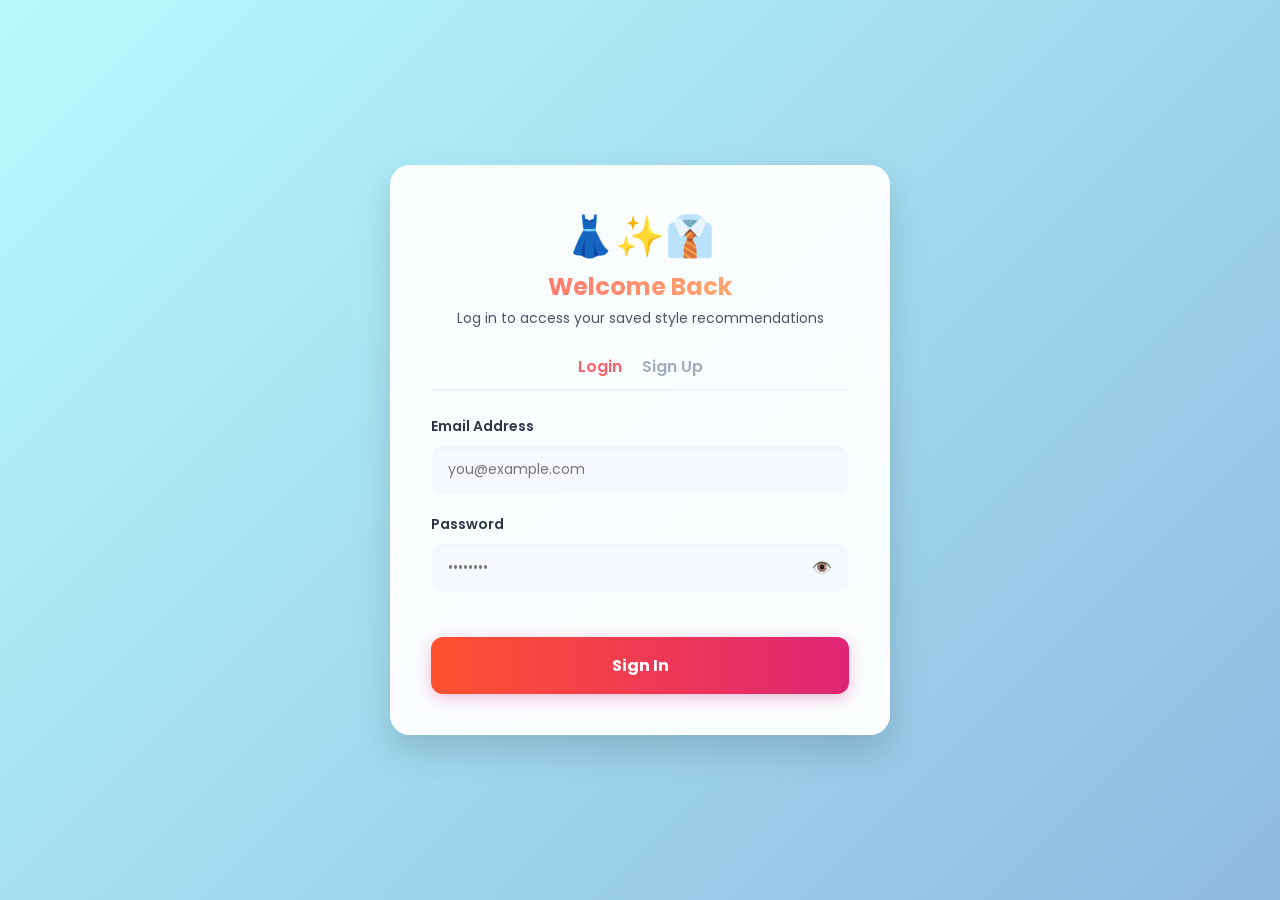
<file: index.html>
<!DOCTYPE html>
<html lang="en">

<head>
    <meta charset="UTF-8">
    <meta name="viewport" content="width=device-width, initial-scale=1.0">
    <title>AI Style Analyzer</title>
    <!-- Modern Poppins font as requested -->
    <link href="https://fonts.googleapis.com/css2?family=Poppins:wght@300;400;500;600;700&display=swap"
        rel="stylesheet">
    <link rel="stylesheet" href="style.css">
    <script>
        // Check authentication status before loading page content
        if (!localStorage.getItem('currentUser')) {
            window.location.href = 'login.html';
        }
    </script>
</head>

<body>

    <div class="container">
        <!-- Reverted smooth header -->
        <header>
            <div class="logo-icon">👗✨👔</div>
            <h1>Outfit Color Recommendation System</h1>
            <p>Discover your perfect color palette</p>
        </header>

        <form action="/analyze" method="POST" enctype="multipart/form-data" id="outfit-form">

            <div class="form-group image-upload-section">
                <label style="justify-content: center; margin-bottom: 12px;">Outfit Input</label>

                <div class="upload-options">
                    <div class="upload-btn-wrapper">
                        <button type="button" class="btn-secondary">📁 Upload File</button>
                        <input type="file" id="outfit_image" name="outfit_image" accept="image/*"
                            onchange="previewSelectedImage(event)">
                    </div>

                    <span class="or-divider">OR</span>

                    <button type="button" class="btn-secondary" id="start-camera-btn">📸 Take Picture</button>
                </div>

                <div id="camera-container" class="hidden">
                    <video id="camera-stream" autoplay playsinline></video>
                    <button type="button" id="snap-btn" class="btn-action">Capture Snapshot</button>
                </div>

                <div id="image-preview-container" class="hidden">
                    <img id="image-preview" src="#" alt="Preview">
                    <button type="button" id="remove-image-btn" class="btn-text">Remove Image</button>
                </div>
            </div>

            <div class="form-row">
                <div class="form-group half-width">
                    <label for="occasion">Occasion</label>
                    <select id="occasion" name="occasion" required>
                        <option value="" disabled selected>Select vibe...</option>
                        <option value="office">💼 Office</option>
                        <option value="casual">👖 Casual</option>
                        <option value="festive">🎉 Festive</option>
                        <option value="party">🥂 Party</option>
                        <option value="wedding">💍 Wedding</option>
                    </select>
                </div>

                <div class="form-group half-width">
                    <label for="skin_tone">Skin Tone</label>
                    <select id="skin_tone" name="skin_tone" required onchange="toggleSkinUpload(this.value)">
                        <option value="" disabled selected>Select an option...</option>
                        <option value="auto">🤖 Auto-detect with AI</option>
                        <option value="fair">Fair</option>
                        <option value="medium">Medium</option>
                        <option value="dusky">Dusky</option>
                    </select>
                </div>
            </div>

            <!-- Skin Tone AI Photo Section -->
            <div id="skin-upload-container" class="form-group image-upload-section hidden">
                <label style="justify-content: center; margin-bottom: 12px;">Your Photo (For Skin Tone AI)</label>

                <div class="upload-options">
                    <div class="upload-btn-wrapper">
                        <button type="button" class="btn-secondary">📁 Upload Photo</button>
                        <input type="file" id="skin_image" name="skin_image" accept="image/*"
                            onchange="previewSkinImage(event)">
                    </div>
                    <span class="or-divider">OR</span>
                    <button type="button" class="btn-secondary" id="start-skin-camera-btn">📸 Take Picture</button>
                </div>

                <div id="skin-camera-container" class="hidden">
                    <video id="skin-camera-stream" autoplay playsinline></video>
                    <button type="button" id="skin-snap-btn" class="btn-action">Capture Snapshot</button>
                </div>

                <div id="skin-preview-container" class="hidden">
                    <img id="skin-preview" src="#" alt="Skin Preview">
                    <button type="button" id="remove-skin-btn" class="btn-text">Remove Photo</button>
                </div>
            </div>

            <div class="form-group">
                <label for="preferred_colors">
                    Preferred Colors
                    <span class="badge-optional">Optional</span>
                </label>
                <input type="text" id="preferred_colors" name="preferred_colors"
                    placeholder="e.g., Ruby Red, Pastel Blue...">
            </div>

            <button type="submit" class="submit-btn" id="analyze-btn">Analyze Outfit</button>
        </form>

        <!-- New: Placeholder Section for Results -->
        <div id="results-placeholder" class="hidden"
            style="margin-top: 30px; padding: 20px; text-align: center; border-top: 1px solid #e2e8f0; animation: fadeIn 0.5s ease;">
            <h3 style="color: #2d3748; margin-bottom: 10px;">Your Recommendations</h3>
            <p style="color: #718096; font-size: 14px; margin-bottom: 20px;">The AI has processed your outfit and
                complexion. Here are your ideal matches:</p>
            <div style="display: flex; justify-content: center; gap: 10px; margin-bottom: 15px;">
                <div
                    style="width: 40px; height: 40px; border-radius: 50%; background: #FF512F; box-shadow: 0 2px 5px rgba(0,0,0,0.2);">
                </div>
                <div
                    style="width: 40px; height: 40px; border-radius: 50%; background: #F27121; box-shadow: 0 2px 5px rgba(0,0,0,0.2);">
                </div>
                <div
                    style="width: 40px; height: 40px; border-radius: 50%; background: #83a4d4; box-shadow: 0 2px 5px rgba(0,0,0,0.2);">
                </div>
            </div>
            <button class="btn-secondary"
                onclick="document.getElementById('results-placeholder').classList.add('hidden')">Reset</button>
        </div>

        <!-- Logout Button -->
        <div style="text-align: center; margin-top: 25px;">
            <button id="logout-btn"
                style="background: none; border: none; cursor: pointer; font-size: 13px; color: #718096; font-weight: 500; font-family: 'Poppins', sans-serif;">🔒
                <span style="color: #FF5F6D;">Sign Out</span></button>
        </div>
    </div>

    <!-- Interface Scripts -->
    <script>
        function toggleSkinUpload(value) {
            const container = document.getElementById('skin-upload-container');
            const skinInput = document.getElementById('skin_image');
            if (value === 'auto') {
                container.classList.remove('hidden');
                skinInput.setAttribute('required', 'true');
            } else {
                container.classList.add('hidden');
                skinInput.removeAttribute('required');
            }
        }

        // --- DOM Elements ---
        const cameraBtn = document.getElementById('start-camera-btn');
        const cameraContainer = document.getElementById('camera-container');
        const video = document.getElementById('camera-stream');
        const snapBtn = document.getElementById('snap-btn');
        const fileInput = document.getElementById('outfit_image');

        const previewContainer = document.getElementById('image-preview-container');
        const imagePreview = document.getElementById('image-preview');
        const removeImageBtn = document.getElementById('remove-image-btn');

        const skinCameraBtn = document.getElementById('start-skin-camera-btn');
        const skinCameraContainer = document.getElementById('skin-camera-container');
        const skinVideo = document.getElementById('skin-camera-stream');
        const skinSnapBtn = document.getElementById('skin-snap-btn');
        const skinFileInput = document.getElementById('skin_image');

        const skinPreviewContainer = document.getElementById('skin-preview-container');
        const skinPreview = document.getElementById('skin-preview');
        const removeSkinBtn = document.getElementById('remove-skin-btn');

        const form = document.getElementById('outfit-form');
        const analyzeBtn = document.getElementById('analyze-btn');
        const resultsPlaceholder = document.getElementById('results-placeholder');

        let stream = null;
        let skinStream = null;

        // --- OUTFIT CAMERA LOGIC ---
        function previewSelectedImage(event) {
            const file = event.target.files[0];
            if (file) {
                const reader = new FileReader();
                reader.onload = function (e) {
                    showPreview(e.target.result);
                    stopCamera();
                }
                reader.readAsDataURL(file);
            }
        }

        cameraBtn.addEventListener('click', async () => {
            try {
                stream = await navigator.mediaDevices.getUserMedia({ video: { facingMode: 'environment' } });
                video.srcObject = stream;
                cameraContainer.classList.remove('hidden');
                previewContainer.classList.add('hidden');
            } catch (err) {
                alert("Camera access denied. Be sure to accept browser permissions.");
            }
        });

        snapBtn.addEventListener('click', () => {
            const canvas = document.createElement('canvas');
            canvas.width = video.videoWidth;
            canvas.height = video.videoHeight;
            canvas.getContext('2d').drawImage(video, 0, 0, canvas.width, canvas.height);
            showPreview(canvas.toDataURL('image/jpeg'));

            canvas.toBlob((blob) => {
                const file = new File([blob], "outfit_capture.jpg", { type: "image/jpeg" });
                const dt = new DataTransfer(); dt.items.add(file);
                fileInput.files = dt.files;
            }, 'image/jpeg');
            stopCamera();
        });

        function showPreview(src) {
            imagePreview.src = src;
            previewContainer.classList.remove('hidden');
            cameraContainer.classList.add('hidden');
        }

        function stopCamera() {
            if (stream) { stream.getTracks().forEach(t => t.stop()); stream = null; }
            cameraContainer.classList.add('hidden');
        }

        removeImageBtn.addEventListener('click', () => {
            fileInput.value = '';
            previewContainer.classList.add('hidden');
        });

        // --- SKIN TONE CAMERA LOGIC ---
        function previewSkinImage(event) {
            const file = event.target.files[0];
            if (file) {
                const reader = new FileReader();
                reader.onload = function (e) {
                    showSkinPreview(e.target.result);
                    stopSkinCamera();
                }
                reader.readAsDataURL(file);
            }
        }

        skinCameraBtn.addEventListener('click', async () => {
            try {
                skinStream = await navigator.mediaDevices.getUserMedia({ video: { facingMode: 'user' } });
                skinVideo.srcObject = skinStream;
                skinCameraContainer.classList.remove('hidden');
                skinPreviewContainer.classList.add('hidden');
            } catch (err) {
                alert("Camera access denied. Be sure to accept browser permissions.");
            }
        });

        skinSnapBtn.addEventListener('click', () => {
            const canvas = document.createElement('canvas');
            canvas.width = skinVideo.videoWidth;
            canvas.height = skinVideo.videoHeight;
            canvas.getContext('2d').drawImage(skinVideo, 0, 0, canvas.width, canvas.height);
            showSkinPreview(canvas.toDataURL('image/jpeg'));

            canvas.toBlob((blob) => {
                const file = new File([blob], "skin_capture.jpg", { type: "image/jpeg" });
                const dt = new DataTransfer(); dt.items.add(file);
                skinFileInput.files = dt.files;
            }, 'image/jpeg');
            stopSkinCamera();
        });

        function showSkinPreview(src) {
            skinPreview.src = src;
            skinPreviewContainer.classList.remove('hidden');
            skinCameraContainer.classList.add('hidden');
        }

        function stopSkinCamera() {
            if (skinStream) { skinStream.getTracks().forEach(t => t.stop()); skinStream = null; }
            skinCameraContainer.classList.add('hidden');
        }

        removeSkinBtn.addEventListener('click', () => {
            skinFileInput.value = '';
            skinPreviewContainer.classList.add('hidden');
        });

        // --- LOGOUT LOGIC ---
        const logoutBtn = document.getElementById('logout-btn');
        if (logoutBtn) {
            logoutBtn.addEventListener('click', () => {
                localStorage.removeItem('currentUser');
                window.location.href = 'login.html';
            });
        }

        // --- FORM SUBMIT SIMULATION ---
        form.addEventListener('submit', (e) => {
            e.preventDefault();

            if (fileInput.files.length === 0) {
                alert("Please drop in an outfit photo so we can style you!");
                return;
            }

            const skinDropdown = document.getElementById('skin_tone');
            if (skinDropdown.value === 'auto' && skinFileInput.files.length === 0) {
                alert("You chose 'Auto-detect' for your complexion. Please upload or take a quick selfie before proceeding.");
                return;
            }

            analyzeBtn.innerHTML = "⏳ Analyzing...";
            analyzeBtn.style.opacity = "0.7";

            setTimeout(() => {
                analyzeBtn.innerHTML = "Analyze Outfit";
                analyzeBtn.style.opacity = "1";
                resultsPlaceholder.classList.remove('hidden');

                resultsPlaceholder.scrollIntoView({ behavior: 'smooth' });
            }, 1500);
        });
    </script>
</body>

</html>
</file>
<file: style.css>
* {
    margin: 0;
    padding: 0;
    box-sizing: border-box;
    font-family: 'Poppins', sans-serif;
}

body {
    background: linear-gradient(-45deg, #FFC371, #FF5F6D, #83a4d4, #b6fbff);
    background-size: 400% 400%;
    animation: gradientBG 15s ease infinite;
    color: #2d3748;
    display: flex;
    justify-content: center;
    align-items: center;
    min-height: 100vh;
    padding: 40px 20px;
}

@keyframes gradientBG {
    0% { background-position: 0% 50%; }
    50% { background-position: 100% 50%; }
    100% { background-position: 0% 50%; }
}

@keyframes fadeIn {
    from { opacity: 0; transform: translateY(-10px); }
    to { opacity: 1; transform: translateY(0); }
}

.container {
    background: rgba(255, 255, 255, 0.95);
    backdrop-filter: blur(12px);
    -webkit-backdrop-filter: blur(12px);
    border: 1px solid rgba(255, 255, 255, 0.4);
    padding: 40px;
    border-radius: 20px;
    box-shadow: 0 15px 35px rgba(0, 0, 0, 0.15);
    width: 100%;
    max-width: 500px;
}

header {
    text-align: center;
    margin-bottom: 25px;
}

.logo-icon {
    font-size: 40px;
    margin-bottom: 5px;
}

header h1 {
    font-size: 24px;
    font-weight: 700;
    background: linear-gradient(to right, #FF5F6D, #FFC371);
    -webkit-background-clip: text;
    background-clip: text;
    -webkit-text-fill-color: transparent;
    margin-bottom: 5px;
    line-height: 1.3;
}

header p {
    font-size: 14px;
    color: #4a5568;
}

/* Auth specific styles */
.auth-toggle {
    display: flex;
    justify-content: center;
    gap: 20px;
    margin-bottom: 25px;
    border-bottom: 2px solid #edf2f7;
    padding-bottom: 10px;
}

.auth-tab {
    font-size: 16px;
    font-weight: 600;
    color: #a0aec0;
    cursor: pointer;
    background: none;
    border: none;
    transition: color 0.2s;
}

.auth-tab.active {
    color: #FF5F6D;
}

/* Alert Messages */
.alert-box {
    padding: 12px 15px;
    border-radius: 8px;
    font-size: 13px;
    font-weight: 500;
    margin-bottom: 20px;
    display: none;
    animation: fadeIn 0.3s ease;
    text-align: center;
}

.alert-error {
    background: #fed7d7;
    color: #c53030;
    border: 1px solid #feb2b2;
}

.alert-success {
    background: #c6f6d5;
    color: #2f855a;
    border: 1px solid #9ae6b4;
}

.form-row {
    display: flex;
    gap: 15px;
}
.half-width { flex: 1; }
.form-group { margin-bottom: 20px; }

.form-group label {
    display: flex;
    justify-content: space-between;
    align-items: center;
    font-size: 14px;
    font-weight: 600;
    margin-bottom: 8px;
    color: #2d3748;
}

.badge-optional {
    background: #e2e8f0;
    color: #718096;
    font-size: 11px;
    padding: 2px 8px;
    border-radius: 12px;
}

/* Inputs */
.form-group input[type="text"],
.form-group input[type="password"],
.form-group input[type="email"],
.form-group select {
    width: 100%;
    padding: 12px 15px;
    border: 2px solid transparent;
    border-radius: 12px;
    font-size: 14px;
    color: #4a5568;
    background: #f7fafc;
    transition: all 0.3s ease;
    box-shadow: inset 0 2px 4px rgba(0,0,0,0.03);
}

.form-group input[type="text"]:focus,
.form-group input[type="password"]:focus,
.form-group input[type="email"]:focus,
.form-group select:focus {
    outline: none;
    border-color: #FF5F6D;
    background: #fff;
    box-shadow: 0 0 0 4px rgba(255, 95, 109, 0.15);
}

/* Password Wrapper & Visibility Toggle */
.password-wrapper {
    position: relative;
    width: 100%;
}

.password-wrapper input {
    padding-right: 45px !important;
}

.toggle-password {
    position: absolute;
    right: 12px;
    top: 50%;
    transform: translateY(-50%);
    cursor: pointer;
    color: #a0aec0;
    background: none;
    border: none;
    font-size: 16px;
    padding: 5px;
    transition: color 0.2s;
}

.toggle-password:hover {
    color: #4a5568;
}

.image-upload-section {
    background: #fdfdfd;
    padding: 20px;
    border-radius: 15px;
    border: 2px dashed #cbd5e0;
    text-align: center;
    transition: all 0.3s ease;
}

.image-upload-section:hover {
    border-color: #FF5F6D;
}

.upload-options { display: flex; gap: 15px; justify-content: center; align-items: center; margin-top: 10px; }
.upload-btn-wrapper { position: relative; overflow: hidden; display: inline-block; }
.upload-btn-wrapper input[type=file] { font-size: 100px; position: absolute; left: 0; top: 0; opacity: 0; cursor: pointer; height: 100%; }

.btn-secondary {
    background: #edf2f7; color: #4a5568; padding: 10px 15px; border-radius: 10px; border: none; font-weight: 600; font-size: 13px; cursor: pointer; transition: 0.2s;
}
.btn-secondary:hover { background: #e2e8f0; transform: translateY(-2px); color: #FF5F6D; }

.hidden { display: none !important; }
.or-divider { font-size: 12px; color: #a0aec0; font-weight: 600; }

#camera-container, #image-preview-container, #skin-camera-container, #skin-preview-container {
    margin-top: 15px; display: flex; flex-direction: column; align-items: center; gap: 10px;
}
video, img { border-radius: 12px; max-width: 250px; box-shadow: 0 5px 15px rgba(0,0,0,0.1); }

.btn-action { background: #48bb78; color: white; padding: 8px 16px; border: none; border-radius: 8px; font-weight: 600; cursor: pointer; transition: 0.2s; }
.btn-action:hover { background: #38a169; }

.btn-text { background: none; border: none; color: #e53e3e; font-size: 13px; font-weight: 600; text-decoration: underline; cursor: pointer; }

.submit-btn {
    width: 100%; padding: 16px; font-size: 16px; font-weight: 700; color: #fff;
    background-image: linear-gradient(to right, #FF512F 0%, #DD2476 51%, #FF512F 100%);
    background-size: 200% auto; border: none; border-radius: 12px; cursor: pointer; transition: 0.5s; box-shadow: 0 4px 15px rgba(221, 36, 118, 0.3); margin-top: 15px;
}
.submit-btn:hover { background-position: right center; box-shadow: 0 6px 20px rgba(221, 36, 118, 0.4); transform: translateY(-2px); }
.submit-btn:active { transform: translateY(1px); }

@media (max-width: 500px) {
    .container { padding: 30px 20px; }
    .form-row { flex-direction: column; gap: 0; }
}
</file>
